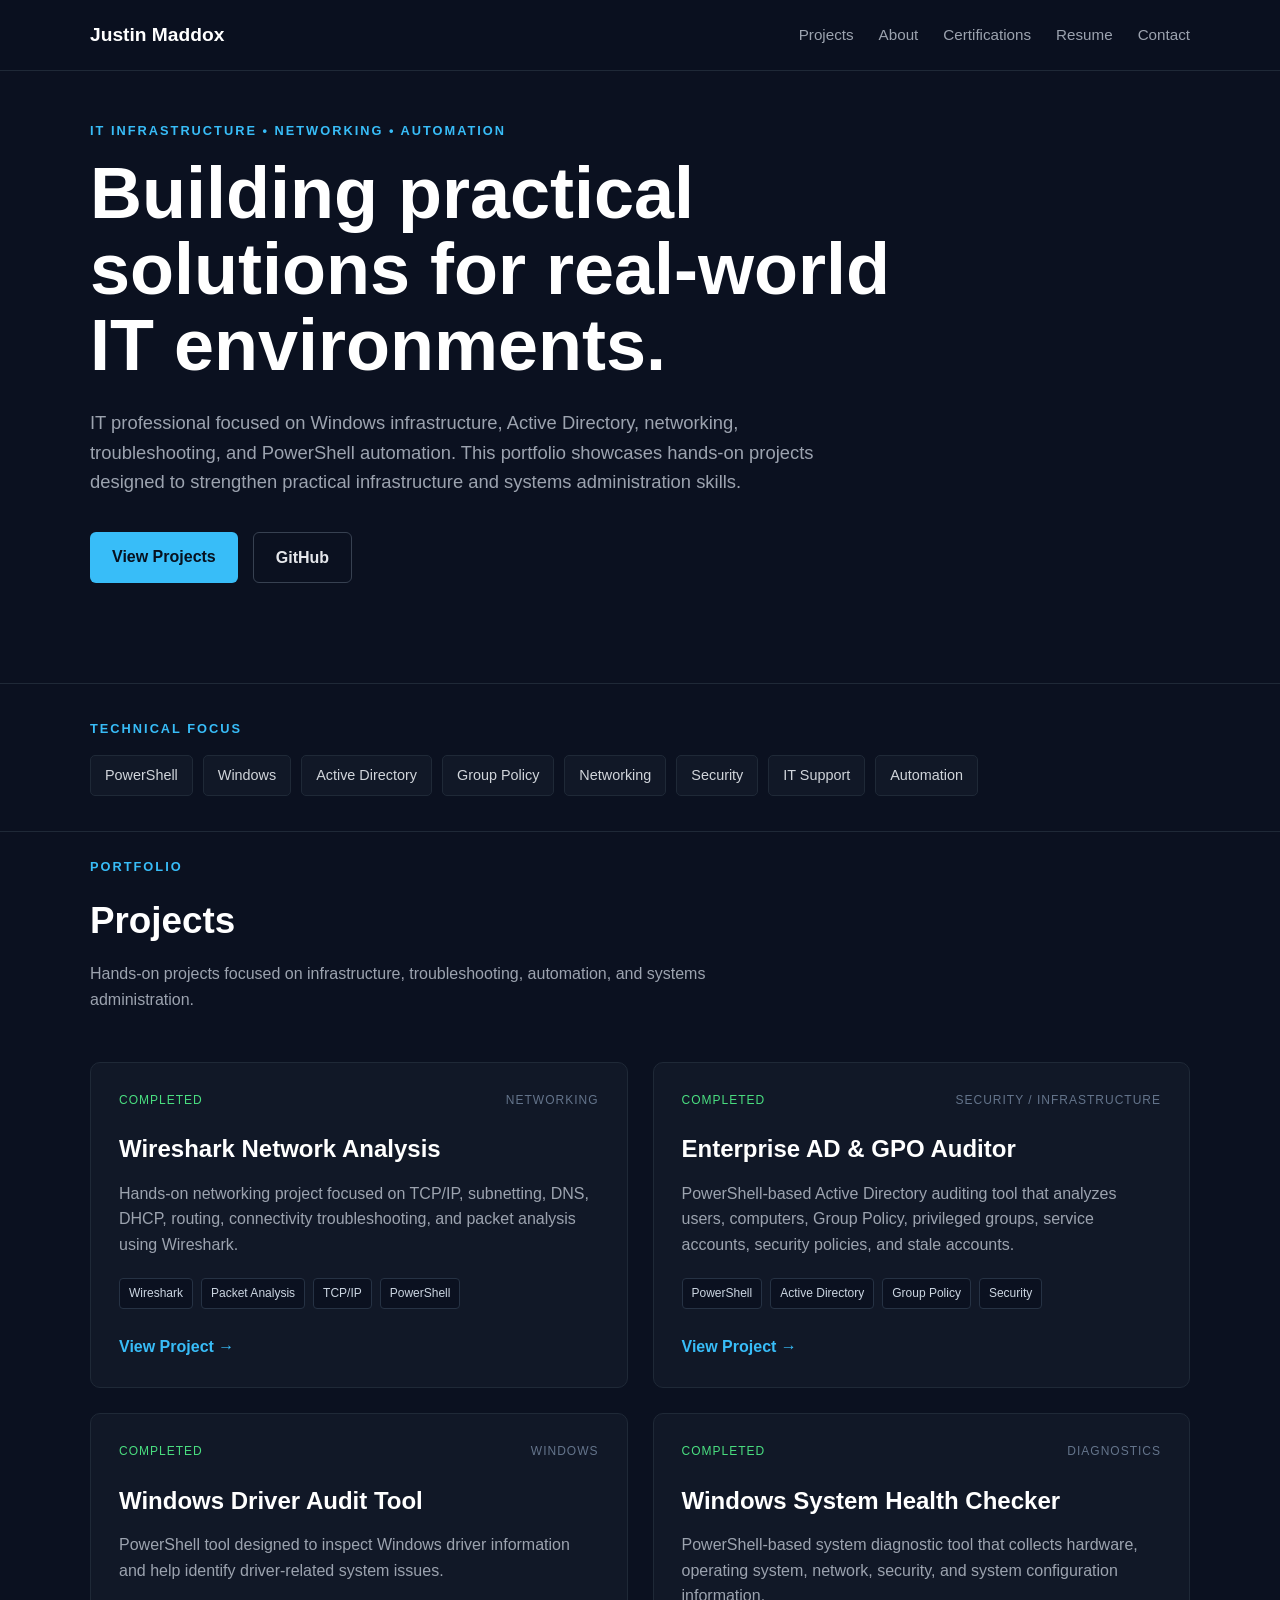
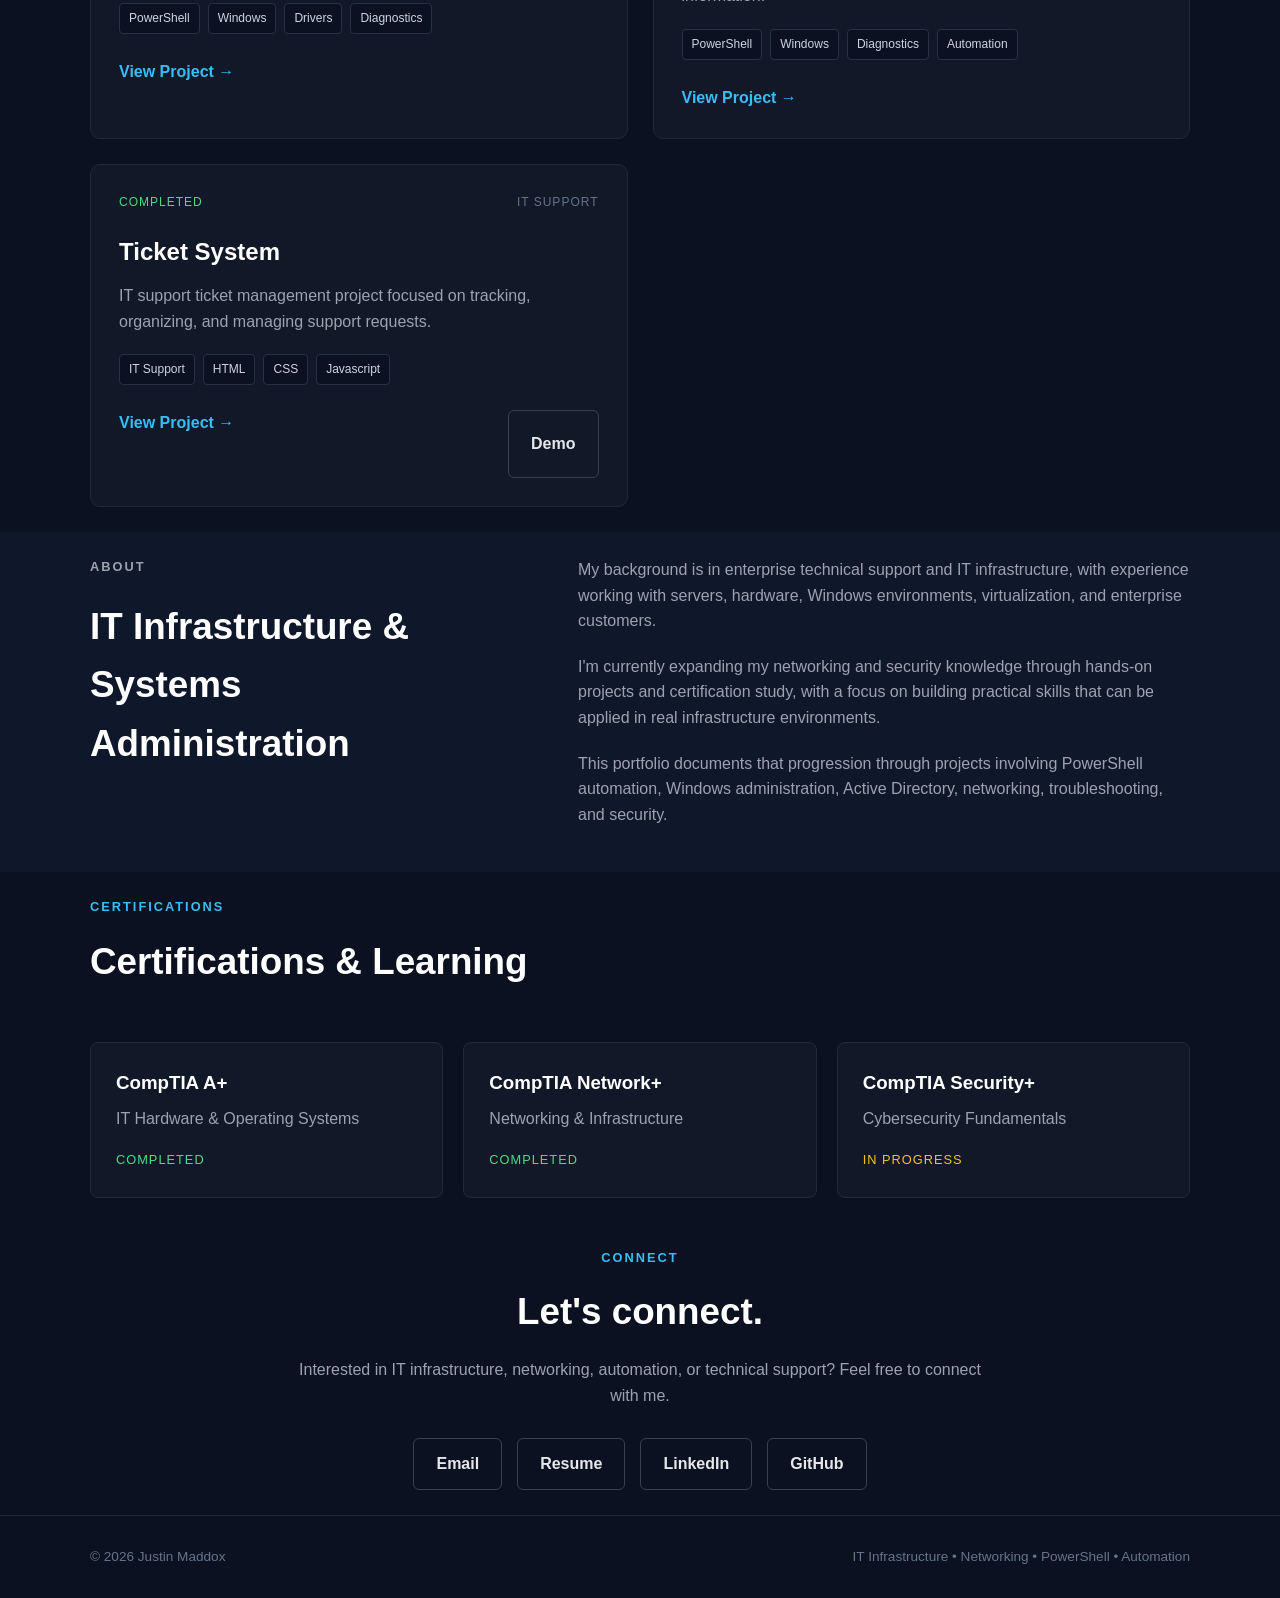
<file: index.html>
<!DOCTYPE html>
<html lang="en">
<head>
    <meta charset="UTF-8">
    <meta name="viewport" content="width=device-width, initial-scale=1.0">
    <meta name="description" content="Justin Maddox - IT Infrastructure, Networking, PowerShell, and Automation Portfolio">
    <title>Justin Maddox | IT Infrastructure & Automation</title>
    <link rel="stylesheet" href="style.css">
</head>

<body>

    <header class="navbar">
        <div class="container nav-container">
            <a href="#" class="logo">Justin Maddox</a>

            <nav>
                <a href="#projects">Projects</a>
                <a href="#about">About</a>
                <a href="#certifications">Certifications</a>
                <a href="resume/Justin-Maddox-Resume.pdf" target="_blank">Resume</a>
                <a href="#contact">Contact</a>
            </nav>
        </div>
    </header>


    <main>

        <!-- Hero Section -->
        <section class="hero">
            <div class="container">

                <p class="eyebrow">IT INFRASTRUCTURE • NETWORKING • AUTOMATION</p>

                <h1>Building practical solutions for real-world IT environments.</h1>

                <p class="hero-description">
                    IT professional focused on Windows infrastructure, Active Directory,
                    networking, troubleshooting, and PowerShell automation.
                    This portfolio showcases hands-on projects designed to strengthen
                    practical infrastructure and systems administration skills.
                </p>

                <div class="hero-buttons">
                    <a href="#projects" class="button primary">View Projects</a>
                    <a href="https://github.com/jus7591" class="button secondary" target="_blank">
                        GitHub
                    </a>
                </div>

            </div>
        </section>


        <!-- Skills -->
        <section class="skills">
            <div class="container">

                <p class="section-label">TECHNICAL FOCUS</p>

                <div class="skill-list">
                    <span>PowerShell</span>
                    <span>Windows</span>
                    <span>Active Directory</span>
                    <span>Group Policy</span>
                    <span>Networking</span>
                    <span>Security</span>
                    <span>IT Support</span>
                    <span>Automation</span>
                </div>

            </div>
        </section>


        <!-- Projects -->
        <section id="projects" class="section">
            <div class="container">

                <div class="section-heading">
                    <p class="section-label">PORTFOLIO</p>
                    <h2>Projects</h2>
                    <p>
                        Hands-on projects focused on infrastructure, troubleshooting,
                        automation, and systems administration.
                    </p>
                </div>


                <div class="project-grid">

                    <!-- Network Project -->
                    <article class="project-card upcoming">

                        <div class="project-header">
                            <span class="project-status completed">Completed</span>
                            <span class="project-type">Networking</span>
                        </div>

                        <h3>Wireshark Network Analysis</h3>

                        <p>
                            Hands-on networking project focused on TCP/IP, subnetting,
                            DNS, DHCP, routing, connectivity troubleshooting, and
                            packet analysis using Wireshark.
                        </p>

                        <div class="tags">
                            <span>Wireshark</span>
                            <span>Packet Analysis</span>
                            <span>TCP/IP</span>
                            <span>PowerShell</span>
                        </div>

                        <a
                            href="https://github.com/jus7591/Wireshark-Network-Analysis"
                            target="_blank"
                            class="project-link">
                            View Project →
                        </a>

                    </article>

                    <!-- AD & GPO Auditor -->
                    <article class="project-card">
                       
                        <div class="project-header">
                            <span class="project-status completed">Completed</span>
                            <span class="project-type">Security / Infrastructure</span>
                        </div>

                        <h3>Enterprise AD & GPO Auditor</h3>

                        <p>
                            PowerShell-based Active Directory auditing tool that analyzes
                            users, computers, Group Policy, privileged groups, service
                            accounts, security policies, and stale accounts.
                        </p>

                        <div class="tags">
                            <span>PowerShell</span>
                            <span>Active Directory</span>
                            <span>Group Policy</span>
                            <span>Security</span>
                        </div>

                        <a
                            href="project-ad-gpo-auditor.html"
                            class="project-link">
                            View Project →
                        </a>

                    </article>


                    <!-- Driver Audit -->
                    <article class="project-card">

                        <div class="project-header">
                            <span class="project-status completed">Completed</span>
                            <span class="project-type">Windows</span>
                        </div>

                        <h3>Windows Driver Audit Tool</h3>

                        <p>
                            PowerShell tool designed to inspect Windows driver information
                            and help identify driver-related system issues.
                        </p>

                        <div class="tags">
                            <span>PowerShell</span>
                            <span>Windows</span>
                            <span>Drivers</span>
                            <span>Diagnostics</span>
                        </div>

                        <a
                            href="https://github.com/jus7591/Windows-Driver-Audit-Tool"
                            target="_blank"
                            class="project-link">
                            View Project →
                        </a>

                    </article>


                    <!-- System Health -->
                    <article class="project-card">

                        <div class="project-header">
                            <span class="project-status completed">Completed</span>
                            <span class="project-type">Diagnostics</span>
                        </div>

                        <h3>Windows System Health Checker</h3>

                        <p>
                            PowerShell-based system diagnostic tool that collects hardware,
                            operating system, network, security, and system configuration
                            information.
                        </p>

                        <div class="tags">
                            <span>PowerShell</span>
                            <span>Windows</span>
                            <span>Diagnostics</span>
                            <span>Automation</span>
                        </div>

                        <a
                            href="https://github.com/jus7591/Windows-System-Health-Checker"
                            target="_blank"
                            class="project-link">
                            View Project →
                        </a>

                    </article>


                    <!-- Ticket System -->
                    <article class="project-card">

                        <div class="project-header">
                            <span class="project-status completed">Completed</span>
                            <span class="project-type">IT Support</span>
                        </div>

                        <h3>Ticket System</h3>

                        <p>
                            IT support ticket management project focused on tracking,
                            organizing, and managing support requests.
                        </p>

                        <div class="tags">
                            <span>IT Support</span>
                            <span>HTML</span>
                            <span>CSS</span>
                            <span>Javascript</span>
                        </div>

                        <a
                            href="https://github.com/jus7591/ticket-system"
                            target="_blank"
                            class="project-link">
                            View Project →
                        </a>
                        <a
                            href="https://ticket-system-justin.netlify.app/"
                            target="_blank"
                            class="button demo secondary">
                            Demo

                        </a>

                    </article>

                </div>

            </div>
        </section>


        <!-- About -->
        <section id="about" class="section alternate">
            <div class="container about-grid">

                <div>
                    <p class="section-label">ABOUT</p>
                    <h2>IT Infrastructure & Systems Administration</h2>
                </div>

                <div>
                    <p>
                        My background is in enterprise technical support and IT
                        infrastructure, with experience working with servers,
                        hardware, Windows environments, virtualization, and
                        enterprise customers.
                    </p>

                    <p>
                        I'm currently expanding my networking and security knowledge
                        through hands-on projects and certification study, with a focus
                        on building practical skills that can be applied in real
                        infrastructure environments.
                    </p>

                    <p>
                        This portfolio documents that progression through projects
                        involving PowerShell automation, Windows administration,
                        Active Directory, networking, troubleshooting, and security.
                    </p>
                </div>

            </div>
        </section>


        <!-- Certifications -->
        <section id="certifications" class="section">
            <div class="container">

                <div class="section-heading">
                    <p class="section-label">CERTIFICATIONS</p>
                    <h2>Certifications & Learning</h2>
                </div>

                <div class="cert-grid">

                    <div class="cert-card">
                        <h3>CompTIA A+</h3>
                        <p>IT Hardware & Operating Systems</p>
                        <span class="cert-status">Completed</span>
                    </div>

                    <div class="cert-card">
                        <h3>CompTIA Network+</h3>
                        <p>Networking & Infrastructure</p>
                        <span class="cert-status">Completed</span>
                    </div>

                    <div class="cert-card">
                        <h3>CompTIA Security+</h3>
                        <p>Cybersecurity Fundamentals</p>
                        <span class="cert-status in-progress">In Progress</span>
                    </div>

                </div>

            </div>
        </section>


        <!-- Contact -->
        <section id="contact" class="section contact-section">
            <div class="container">

                <p class="section-label">CONNECT</p>

                <h2>Let's connect.</h2>

                <p>
                    Interested in IT infrastructure, networking, automation,
                    or technical support? Feel free to connect with me.
                </p>

                <div class="contact-links">

                    <a 
                        href="mailto:jmaddox7591@gmail.com" 
                        target="_blank"
                        class="button secondary"> 
                        Email 
                    </a>
                    
                    <a
                        href="resume/Justin-Maddox-Resume.pdf"
                        target="_blank"
                        class="button secondary">
                        Resume
                    </a>

                    <a
                        href="https://www.linkedin.com/in/justin-maddox/"
                        target="_blank"
                        class="button secondary">
                        LinkedIn
                    </a>

                    <a
                        href="https://github.com/jus7591"
                        target="_blank"
                        class="button secondary">
                        GitHub
                    </a>

                </div>

            </div>
        </section>

    </main>


    <footer>
        <div class="container">

            <p>
                © 2026 Justin Maddox
            </p>

            <p>
                IT Infrastructure • Networking • PowerShell • Automation
            </p>

        </div>
    </footer>

</body>
</html>
</file>
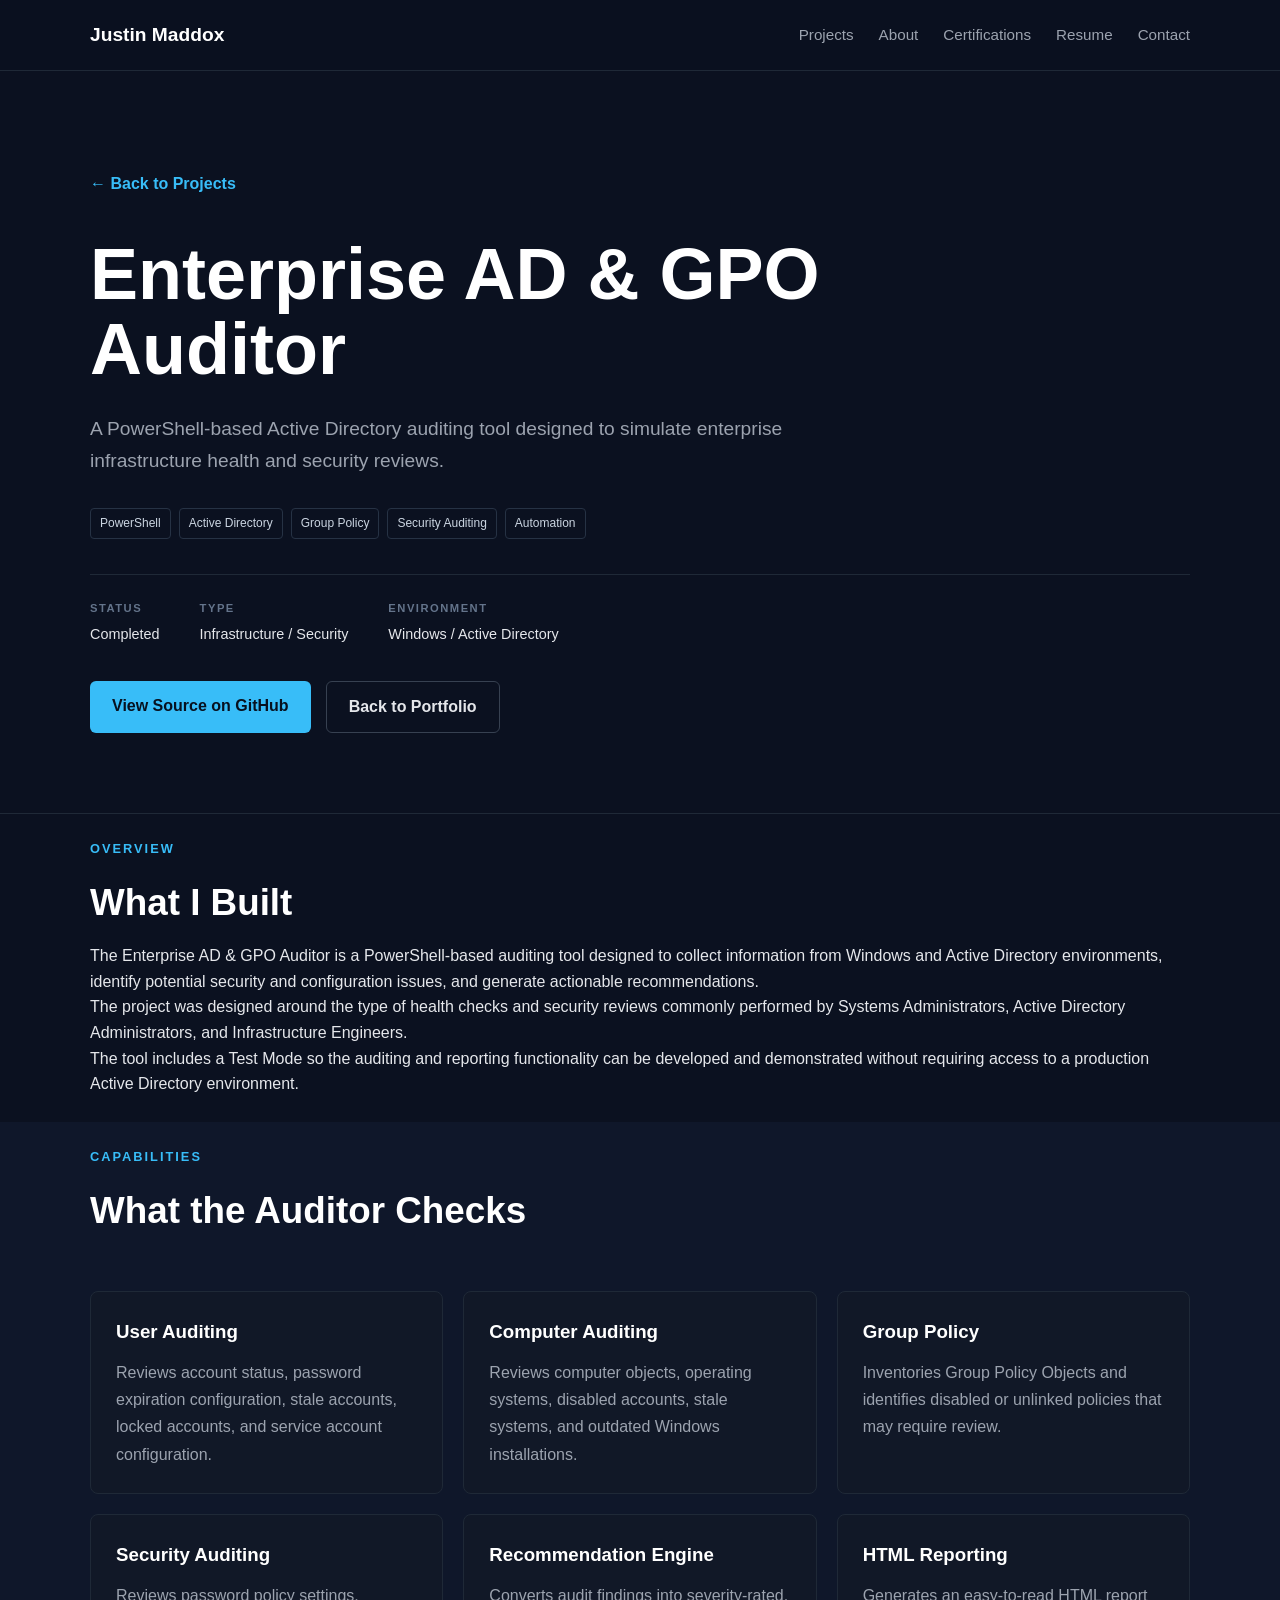
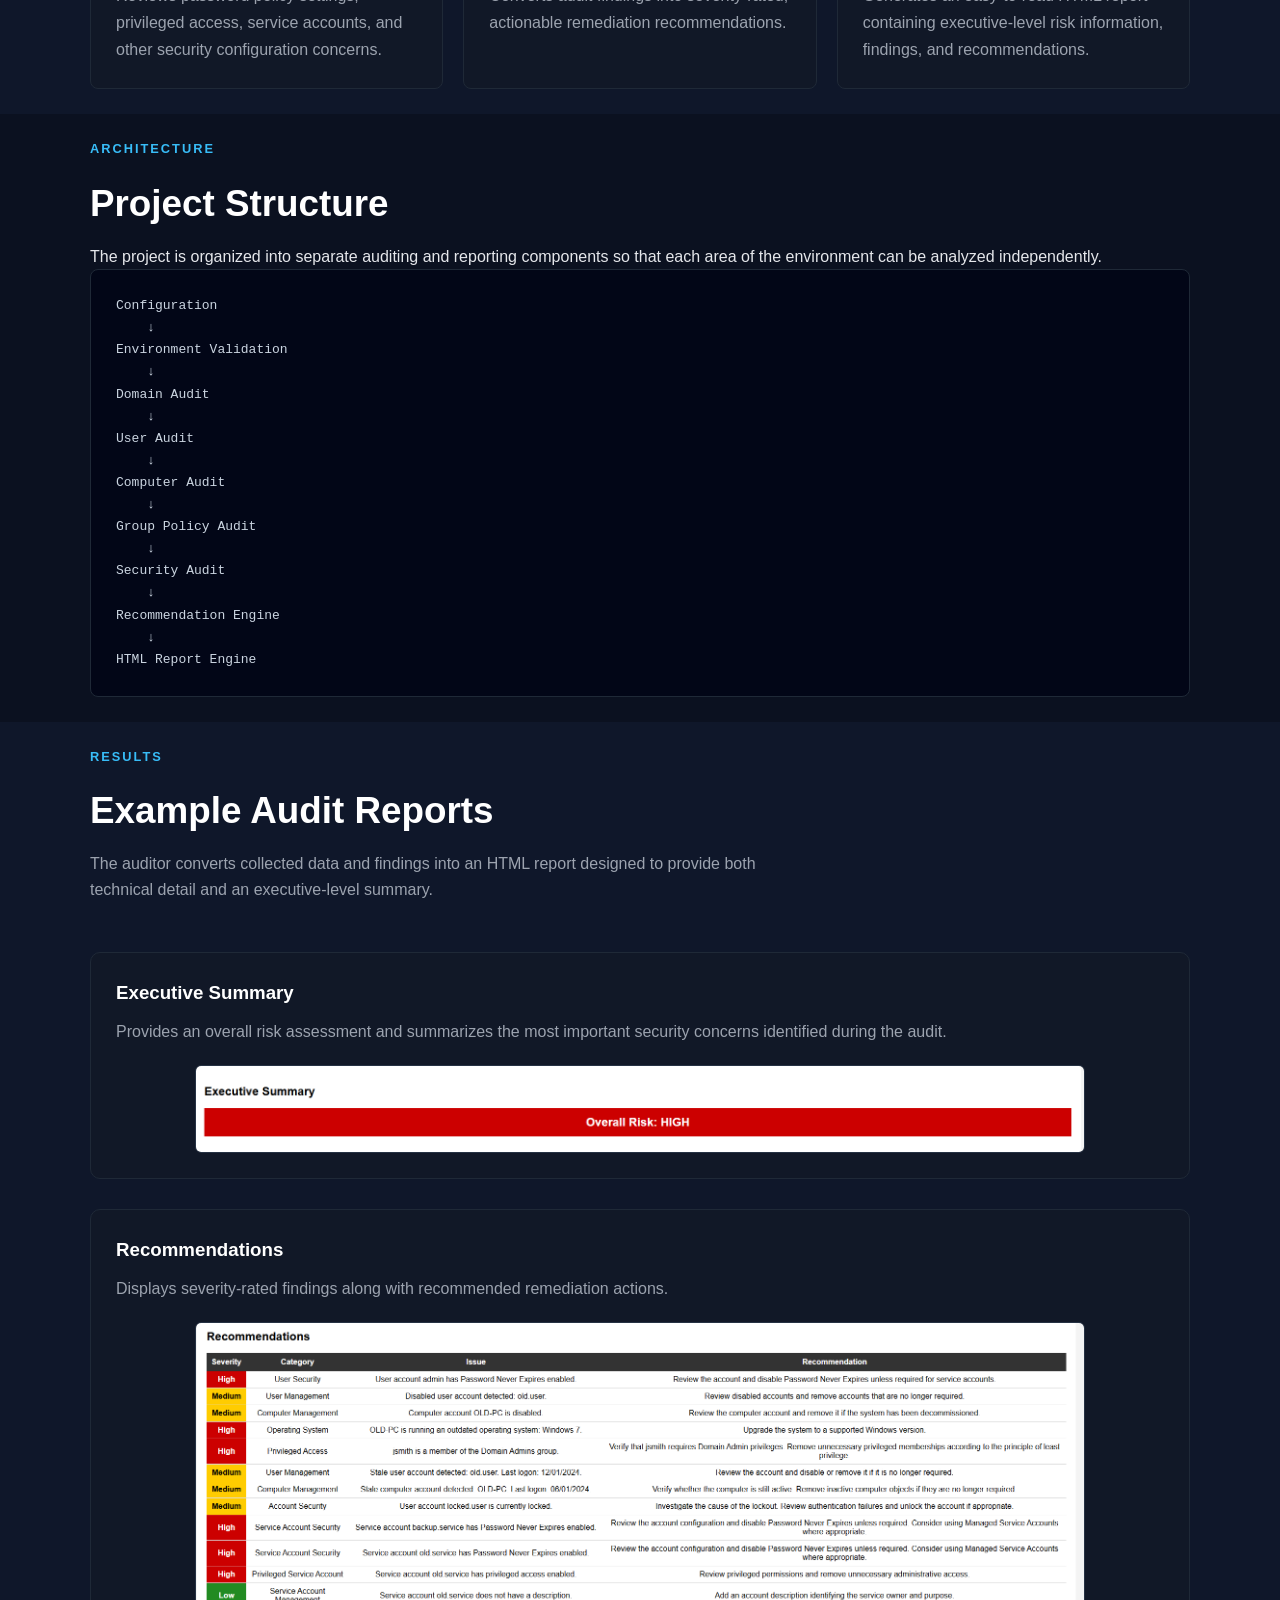
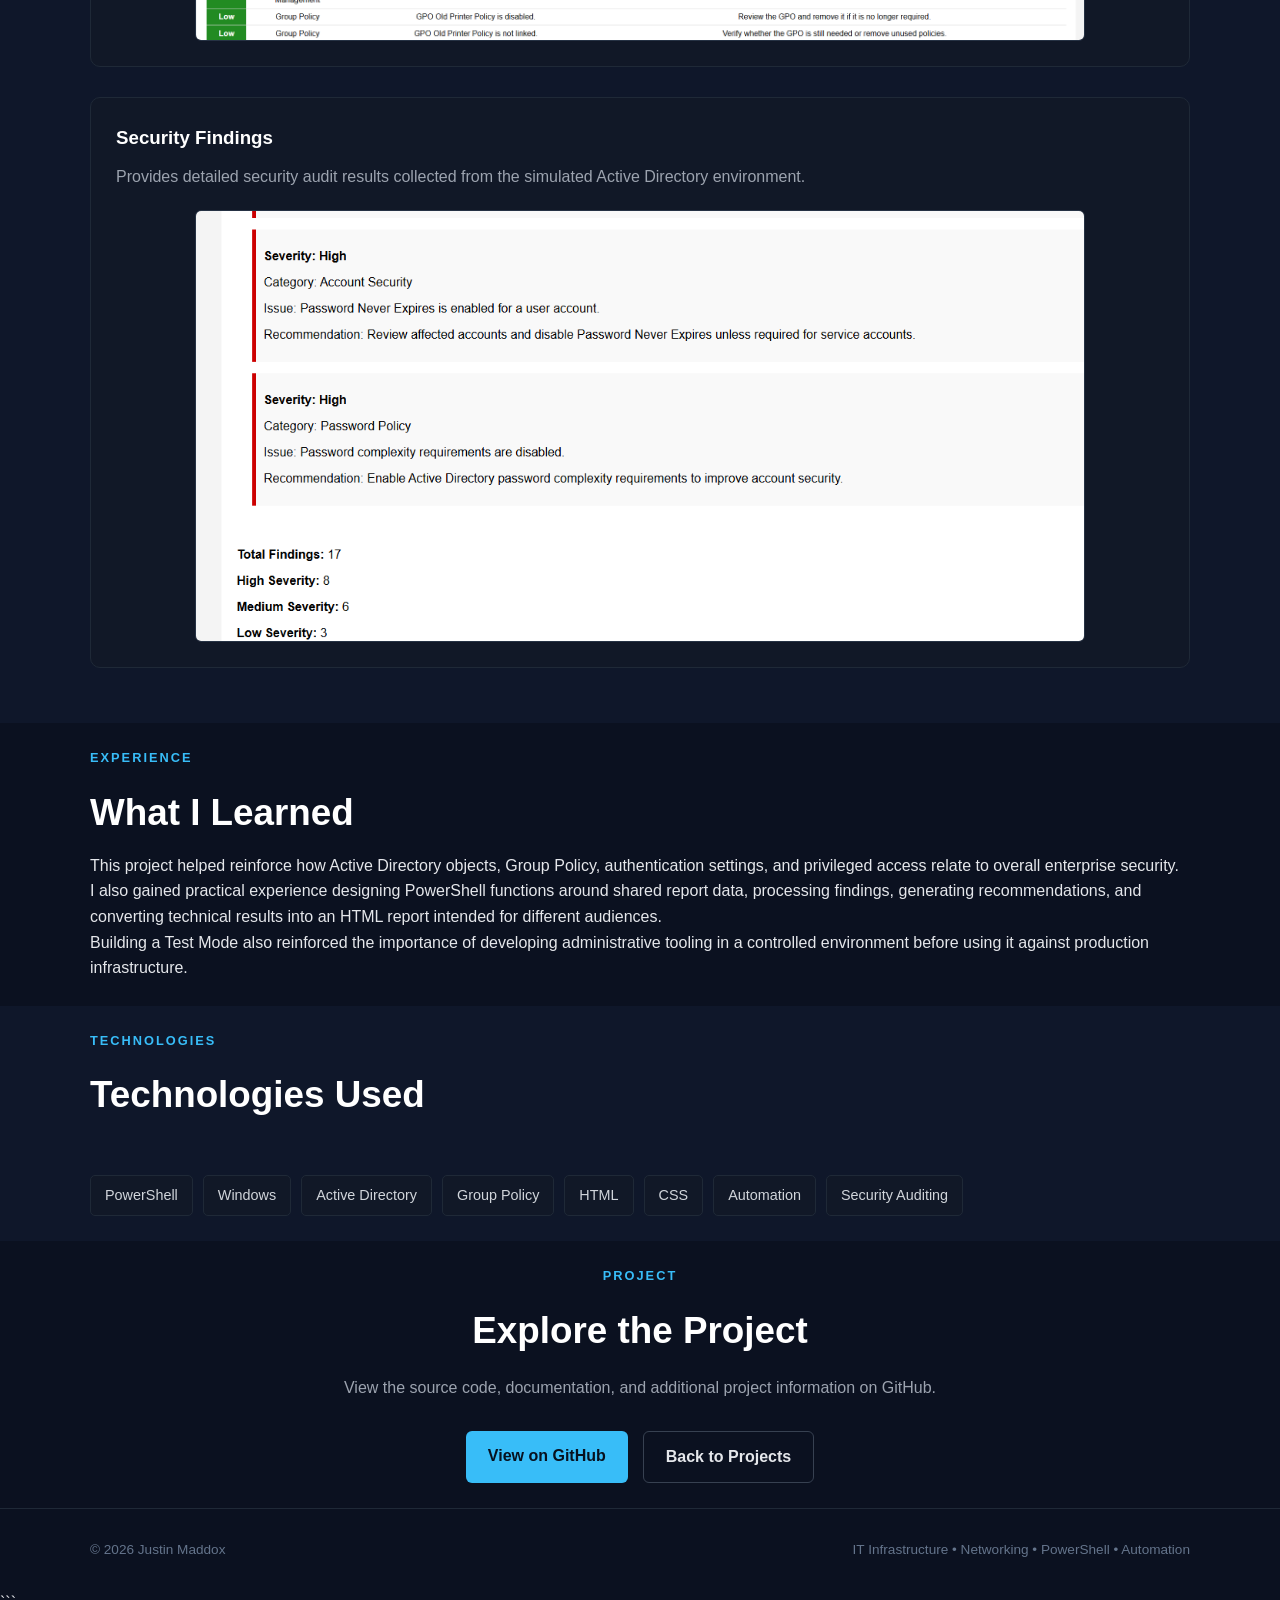
<file: project-ad-gpo-auditor.html>
<!DOCTYPE html>
<html lang="en">

<head>

    <meta charset="UTF-8">

    <meta name="viewport" content="width=device-width, initial-scale=1.0">

    <meta
        name="description"
        content="Enterprise Active Directory and Group Policy Auditor - PowerShell project by Justin Maddox">

    <title>Enterprise AD & GPO Auditor | Justin Maddox</title>

    <link rel="stylesheet" href="style.css">

</head>


<body class="project-page">

    <!-- Navigation -->

    <header class="navbar">

        <div class="container nav-container">

            <a href="index.html" class="logo">
                Justin Maddox
            </a>

            <nav>

                <a href="index.html#projects">
                    Projects
                </a>

                <a href="index.html#about">
                    About
                </a>

                <a href="index.html#certifications">
                    Certifications
                </a>

                <a href="resume/Justin-Maddox-Resume.pdf" target="_blank">
                    Resume
                </a>

                <a href="index.html#contact">
                    Contact
                </a>

            </nav>

        </div>

    </header>


    <main>

        <!-- Project Hero -->

        <section class="project-hero">

            <div class="container">

                <a href="index.html#projects" class="back-link">
                    ← Back to Projects
                </a>

                <h1>
                    Enterprise AD & GPO Auditor
                </h1>

                <p class="project-hero-description">

                    A PowerShell-based Active Directory auditing tool designed
                    to simulate enterprise infrastructure health and security
                    reviews.

                </p>


                <div class="tags">

                    <span>PowerShell</span>
                    <span>Active Directory</span>
                    <span>Group Policy</span>
                    <span>Security Auditing</span>
                    <span>Automation</span>

                </div>

                <div class="project-meta">

                    <div>
                        <span class="meta-label">STATUS</span>
                        <strong>Completed</strong>
                    </div>

                    <div>
                        <span class="meta-label">TYPE</span>
                        <strong>Infrastructure / Security</strong>
                    </div>

                    <div>
                        <span class="meta-label">ENVIRONMENT</span>
                        <strong>Windows / Active Directory</strong>
                    </div>

                </div>

                <div class="project-hero-actions">

                    <a
                        href="https://github.com/jus7591/Enterprise-AD-GPO-Auditor"
                        target="_blank"
                        class="button primary">

                        View Source on GitHub

                    </a>

                    <a
                        href="index.html#projects"
                        class="button secondary">

                        Back to Portfolio

                    </a>

                </div>

            </div>

        </section>


        <!-- Project Overview -->

        <section class="section">

            <div class="container project-content">

                <div>

                    <p class="section-label">
                        OVERVIEW
                    </p>

                    <h2>
                        What I Built
                    </h2>

                </div>


                <div>

                    <p>

                        The Enterprise AD & GPO Auditor is a PowerShell-based
                        auditing tool designed to collect information from
                        Windows and Active Directory environments, identify
                        potential security and configuration issues, and
                        generate actionable recommendations.

                    </p>

                    <p>

                        The project was designed around the type of health
                        checks and security reviews commonly performed by
                        Systems Administrators, Active Directory
                        Administrators, and Infrastructure Engineers.

                    </p>

                    <p>

                        The tool includes a Test Mode so the auditing and
                        reporting functionality can be developed and
                        demonstrated without requiring access to a production
                        Active Directory environment.

                    </p>

                </div>

            </div>

        </section>


        <!-- Capabilities -->

        <section class="section alternate">

            <div class="container">

                <div class="section-heading">

                    <p class="section-label">
                        CAPABILITIES
                    </p>

                    <h2>
                        What the Auditor Checks
                    </h2>

                </div>


                <div class="capability-grid">

                    <div class="capability-card">

                        <h3>
                            User Auditing
                        </h3>

                        <p>

                            Reviews account status, password expiration
                            configuration, stale accounts, locked accounts,
                            and service account configuration.

                        </p>

                    </div>


                    <div class="capability-card">

                        <h3>
                            Computer Auditing
                        </h3>

                        <p>

                            Reviews computer objects, operating systems,
                            disabled accounts, stale systems, and outdated
                            Windows installations.

                        </p>

                    </div>


                    <div class="capability-card">

                        <h3>
                            Group Policy
                        </h3>

                        <p>

                            Inventories Group Policy Objects and identifies
                            disabled or unlinked policies that may require
                            review.

                        </p>

                    </div>


                    <div class="capability-card">

                        <h3>
                            Security Auditing
                        </h3>

                        <p>

                            Reviews password policy settings, privileged
                            access, service accounts, and other security
                            configuration concerns.

                        </p>

                    </div>


                    <div class="capability-card">

                        <h3>
                            Recommendation Engine
                        </h3>

                        <p>

                            Converts audit findings into severity-rated,
                            actionable remediation recommendations.

                        </p>

                    </div>


                    <div class="capability-card">

                        <h3>
                            HTML Reporting
                        </h3>

                        <p>

                            Generates an easy-to-read HTML report containing
                            executive-level risk information, findings, and
                            recommendations.

                        </p>

                    </div>

                </div>

            </div>

        </section>


        <!-- Architecture -->

        <section class="section">

            <div class="container project-content">

                <div>

                    <p class="section-label">
                        ARCHITECTURE
                    </p>

                    <h2>
                        Project Structure
                    </h2>

                </div>


                <div>

                    <p>

                        The project is organized into separate auditing and
                        reporting components so that each area of the
                        environment can be analyzed independently.

                    </p>


                    <pre class="code-block"><code>Configuration
    ↓
Environment Validation
    ↓
Domain Audit
    ↓
User Audit
    ↓
Computer Audit
    ↓
Group Policy Audit
    ↓
Security Audit
    ↓
Recommendation Engine
    ↓
HTML Report Engine</code></pre>

                </div>

            </div>

        </section>


        <!-- Screenshots -->

        <section class="section alternate">

            <div class="container">

                <div class="section-heading">

                    <p class="section-label">
                        RESULTS
                    </p>

                    <h2>
                        Example Audit Reports
                    </h2>

                    <p>

                        The auditor converts collected data and findings into
                        an HTML report designed to provide both technical
                        detail and an executive-level summary.

                    </p>

                </div>


                <!-- Executive Summary -->

                <div class="project-screenshot">

                    <h3>
                        Executive Summary
                    </h3>

                    <p>

                        Provides an overall risk assessment and summarizes
                        the most important security concerns identified during
                        the audit.

                    </p>

                    <img
                        src="images/ad-gpo-auditor/executive-summary.png"
                        alt="Enterprise AD and GPO Auditor executive summary">

                </div>


                <!-- Recommendations -->

                <div class="project-screenshot">

                    <h3>
                        Recommendations
                    </h3>

                    <p>

                        Displays severity-rated findings along with
                        recommended remediation actions.

                    </p>

                    <img
                        src="images/ad-gpo-auditor/recommendations.png"
                        alt="Enterprise AD and GPO Auditor recommendations">

                </div>


                <!-- Security Findings -->

                <div class="project-screenshot">

                    <h3>
                        Security Findings
                    </h3>

                    <p>

                        Provides detailed security audit results collected
                        from the simulated Active Directory environment.

                    </p>

                    <img
                        src="images/ad-gpo-auditor/security-findings.png"
                        alt="Enterprise AD and GPO Auditor security findings">

                </div>

            </div>

        </section>


        <!-- What I Learned -->

        <section class="section">

            <div class="container project-content">

                <div>

                    <p class="section-label">
                        EXPERIENCE
                    </p>

                    <h2>
                        What I Learned
                    </h2>

                </div>


                <div>

                    <p>

                        This project helped reinforce how Active Directory
                        objects, Group Policy, authentication settings, and
                        privileged access relate to overall enterprise
                        security.

                    </p>

                    <p>

                        I also gained practical experience designing PowerShell
                        functions around shared report data, processing
                        findings, generating recommendations, and converting
                        technical results into an HTML report intended for
                        different audiences.

                    </p>

                    <p>

                        Building a Test Mode also reinforced the importance of
                        developing administrative tooling in a controlled
                        environment before using it against production
                        infrastructure.

                    </p>

                </div>

            </div>

        </section>


        <!-- Technologies -->

        <section class="section alternate">

            <div class="container">

                <div class="section-heading">

                    <p class="section-label">
                        TECHNOLOGIES
                    </p>

                    <h2>
                        Technologies Used
                    </h2>

                </div>


                <div class="skill-list">

                    <span>PowerShell</span>
                    <span>Windows</span>
                    <span>Active Directory</span>
                    <span>Group Policy</span>
                    <span>HTML</span>
                    <span>CSS</span>
                    <span>Automation</span>
                    <span>Security Auditing</span>

                </div>

            </div>

        </section>


        <!-- Project Links -->

        <section class="section contact-section">

            <div class="container">

                <p class="section-label">
                    PROJECT
                </p>

                <h2>
                    Explore the Project
                </h2>

                <p>

                    View the source code, documentation, and additional
                    project information on GitHub.

                </p>


                <div class="contact-links">

                    <a
                        href="https://github.com/jus7591/Enterprise-AD-GPO-Auditor"
                        target="_blank"
                        class="button primary">

                        View on GitHub

                    </a>


                    <a
                        href="index.html#projects"
                        class="button secondary">

                        Back to Projects

                    </a>

                </div>

            </div>

        </section>

    </main>


    <footer>

        <div class="container">

            <p>
                © 2026 Justin Maddox
            </p>

            <p>
                IT Infrastructure • Networking • PowerShell • Automation
            </p>

        </div>

    </footer>

</body>

</html>
```
</file>
<file: style.css>
/* =========================================================
   Base
========================================================= */

* {
    margin: 0;
    padding: 0;
    box-sizing: border-box;
}

html {
    scroll-behavior: smooth;
}

body {
    font-family: Arial, Helvetica, sans-serif;
    background: #0b1120;
    color: #e5e7eb;
    line-height: 1.6;
}

a {
    color: inherit;
    text-decoration: none;
}

.container {
    width: min(1100px, 90%);
    margin: 0 auto;
}


/* =========================================================
   Navigation
========================================================= */

.navbar {
    position: sticky;
    top: 0;
    z-index: 1000;
    background: rgba(11, 17, 32, 0.95);
    border-bottom: 1px solid #1f2937;
    backdrop-filter: blur(10px);
}

.nav-container {
    display: flex;
    justify-content: space-between;
    align-items: center;
    min-height: 70px;
}

.logo {
    font-size: 1.2rem;
    font-weight: 700;
    color: #ffffff;
}

nav {
    display: flex;
    gap: 25px;
}

nav a {
    color: #9ca3af;
    font-size: 0.95rem;
    transition: color 0.2s ease;
}

nav a:hover {
    color: #38bdf8;
}


/* =========================================================
   Hero
========================================================= */

.hero {
    padding: 50px 0 100px;
    border-bottom: 1px solid #1f2937;
}

.eyebrow,
.section-label {
    color: #38bdf8;
    font-size: 0.8rem;
    font-weight: 700;
    letter-spacing: 2px;
    margin-bottom: 15px;
}

.hero h1 {
    max-width: 850px;
    font-size: clamp(2.5rem, 6vw, 4.5rem);
    line-height: 1.05;
    color: #ffffff;
    margin-bottom: 25px;
}

.hero-description {
    max-width: 750px;
    color: #9ca3af;
    font-size: 1.15rem;
    margin-bottom: 35px;
}

.hero-buttons {
    display: flex;
    gap: 15px;
    flex-wrap: wrap;
}


/* =========================================================
   Buttons
========================================================= */

.button {
    display: inline-block;
    padding: 12px 22px;
    border-radius: 6px;
    font-weight: 600;
    transition: all 0.2s ease;
}

.button.demo {
    padding: 20px 22px;
    border-radius: 6px;
    font-weight: 600;
    transition: all 0.2s ease;
    border: 1px solid #374151;
    color: #e5e7eb;
    float: right;
}

.button.primary {
    background: #38bdf8;
    color: #07111f;
}

.button.primary:hover {
    background: #7dd3fc;
    transform: translateY(-2px);
}

.button.secondary {
    border: 1px solid #374151;
    color: #e5e7eb;
}

.button.secondary:hover {
    border-color: #38bdf8;
    color: #38bdf8;
}


/* =========================================================
   Skills
========================================================= */

.skills {
    padding: 35px 0;
    border-bottom: 1px solid #1f2937;
}

.skill-list {
    display: flex;
    flex-wrap: wrap;
    gap: 10px;
}

.skill-list span {
    padding: 8px 14px;
    background: #111827;
    border: 1px solid #1f2937;
    border-radius: 5px;
    color: #d1d5db;
    font-size: 0.9rem;
}


/* =========================================================
   Sections
========================================================= */

.section {
    padding: 25px 0;
}

.section.alternate {
    background: #0f172a;
}

.section-heading {
    max-width: 700px;
    margin-bottom: 50px;
}

.section h2 {
    color: #ffffff;
    font-size: 2.3rem;
    margin-bottom: 10px;
}

.section-heading p:last-child {
    color: #9ca3af;
}


/* =========================================================
   Projects
========================================================= */

.project-grid {
    display: grid;
    grid-template-columns: repeat(2, 1fr);
    gap: 25px;
}

.project-image {
    width: 100%;
    max-height: 450px;
    object-fit: cover;
    object-position: top;
    border-radius: 6px;
    margin-bottom: 25px;
    border: 1px solid #263244;
}

.project-card {
    background: #111827;
    border: 1px solid #1f2937;
    border-radius: 10px;
    padding: 28px;
    transition: transform 0.2s ease, border-color 0.2s ease;
}

.project-card:hover {
    transform: translateY(-4px);
    border-color: #38bdf8;
}

.project-card.featured {
    grid-column: span 2;
    border-color: #334155;
}

.project-header {
    display: flex;
    justify-content: space-between;
    gap: 10px;
    margin-bottom: 20px;
    flex-wrap: wrap;
}

.project-screenshot img {
    display: block;
    width: 85%;
    max-width: 1000px;
    max-height: 600px;
    object-fit: contain;
    object-position: top;
    margin: 20px auto 0;
    background: #020617;
    border: 1px solid #263244;
    border-radius: 6px;
}

.project-status,
.project-type {
    font-size: 0.75rem;
    text-transform: uppercase;
    letter-spacing: 1px;
}

.project-status.completed {
    color: #4ade80;
}

.project-status.planned {
    color: #fbbf24;
}

.project-type {
    color: #64748b;
}

.project-card h3 {
    color: #ffffff;
    font-size: 1.5rem;
    margin-bottom: 12px;
}

.project-card p {
    color: #9ca3af;
    margin-bottom: 20px;
}

.tags {
    display: flex;
    flex-wrap: wrap;
    gap: 8px;
    margin-bottom: 25px;
}

.tags span {
    background: #0b1120;
    border: 1px solid #263244;
    border-radius: 4px;
    padding: 5px 9px;
    font-size: 0.75rem;
    color: #cbd5e1;
}

.project-link {
    color: #38bdf8;
    font-weight: 600;
}

.project-link:hover {
    color: #7dd3fc;
}

.project-link.disabled {
    color: #64748b;
    cursor: default;
}


/* =========================================================
   About
========================================================= */

.about-grid {
    display: grid;
    grid-template-columns: 1fr 1.5fr;
    gap: 80px;
}

.about-grid p {
    color: #9ca3af;
    margin-bottom: 20px;
}


/* =========================================================
   Certifications
========================================================= */

.cert-grid {
    display: grid;
    grid-template-columns: repeat(3, 1fr);
    gap: 20px;
}

.cert-card {
    background: #111827;
    border: 1px solid #1f2937;
    border-radius: 8px;
    padding: 25px;
}

.cert-card h3 {
    color: #ffffff;
    margin-bottom: 8px;
}

.cert-card p {
    color: #9ca3af;
    margin-bottom: 15px;
}

.cert-status {
    color: #4ade80;
    font-size: 0.8rem;
    text-transform: uppercase;
    letter-spacing: 1px;
}

.cert-status.in-progress {
    color: #fbbf24;
}

.cert-status.planned {
    color: #64748b;
}


/* =========================================================
   Contact
========================================================= */

.contact-section {
    text-align: center;
}

.contact-section > .container {
    max-width: 700px;
}

.contact-section h2 {
    margin-bottom: 15px;
}

.contact-section p:not(.section-label) {
    color: #9ca3af;
    margin-bottom: 30px;
}

.contact-links {
    display: flex;
    justify-content: center;
    gap: 15px;
    flex-wrap: wrap;
}


/* =========================================================
   Footer
========================================================= */

footer {
    border-top: 1px solid #1f2937;
    padding: 30px 0;
    color: #64748b;
    font-size: 0.85rem;
}

footer .container {
    display: flex;
    justify-content: space-between;
    gap: 20px;
    flex-wrap: wrap;
}


/* =========================================================
   Mobile
========================================================= */

@media (max-width: 768px) {

    nav {
        display: none;
    }

    .hero {
        padding: 80px 0;
    }

    .project-grid {
        grid-template-columns: 1fr;
    }

    .project-card.featured {
        grid-column: span 1;
    }

    .about-grid {
        grid-template-columns: 1fr;
        gap: 30px;
    }

    .cert-grid {
        grid-template-columns: 1fr;
    }

    .hero h1 {
        font-size: 2.7rem;
    }

    footer .container {
        flex-direction: column;
    }
}

/* =========================================================
   AD & GPO Auditor Project Page
   Scoped to .project-page so it does not affect homepage
========================================================= */

.project-page .project-hero {
    padding: 100px 0 80px;
    background: #0b1120;
    border-bottom: 1px solid #1f2937;
}

.project-page .back-link {
    display: inline-block;
    color: #38bdf8;
    margin-bottom: 40px;
    font-weight: 600;
}

.project-page .back-link:hover {
    color: #7dd3fc;
}

.project-page .project-hero h1 {
    max-width: 900px;
    color: #ffffff;
    font-size: clamp(2.8rem, 6vw, 4.5rem);
    line-height: 1.05;
    margin-bottom: 25px;
}

.project-page .project-hero-description {
    max-width: 800px;
    color: #9ca3af;
    font-size: 1.2rem;
    line-height: 1.7;
    margin-bottom: 30px;
}


/* Project metadata */

.project-page .project-meta {
    display: flex;
    flex-wrap: wrap;
    gap: 40px;
    margin-top: 35px;
    padding-top: 25px;
    border-top: 1px solid #1f2937;
}

.project-page .project-meta > div {
    display: flex;
    flex-direction: column;
    gap: 5px;
}

.project-page .meta-label {
    color: #64748b;
    font-size: 0.7rem;
    font-weight: 700;
    letter-spacing: 1.5px;
}

.project-page .project-meta strong {
    color: #e5e7eb;
    font-size: 0.9rem;
    font-weight: 500;
}


/* Capability cards */

.project-page .capability-grid {
    display: grid;
    grid-template-columns: repeat(3, 1fr);
    gap: 20px;
}

.project-page .capability-card {
    background: #111827;
    border: 1px solid #1f2937;
    border-radius: 8px;
    padding: 25px;
}

.project-page .capability-card h3 {
    color: #ffffff;
    margin-bottom: 12px;
}

.project-page .capability-card p {
    color: #9ca3af;
    line-height: 1.7;
}


/* Architecture */

.project-page .code-block {
    background: #020617;
    border: 1px solid #1f2937;
    border-radius: 8px;
    padding: 25px;
    overflow-x: auto;
    color: #cbd5e1;
    line-height: 1.7;
}


/* Screenshots */

.project-page .project-screenshot {
    background: #111827;
    border: 1px solid #1f2937;
    border-radius: 10px;
    padding: 25px;
    margin-bottom: 30px;
}

.project-page .project-screenshot h3 {
    color: #ffffff;
    margin-bottom: 10px;
}

.project-page .project-screenshot p {
    color: #9ca3af;
    line-height: 1.7;
    margin-bottom: 20px;
}

.project-page .project-screenshot img {
    display: block;
    width: 85%;
    max-width: 1000px;
    max-height: 600px;
    object-fit: contain;
    margin: 0 auto;
    background: #020617;
    border: 1px solid #263244;
    border-radius: 6px;
}


/* Mobile */

@media (max-width: 768px) {

    .project-page .project-hero {
        padding: 70px 0 60px;
    }

    .project-page .project-hero h1 {
        font-size: 2.8rem;
    }

    .project-page .project-meta {
        gap: 20px;
    }

    .project-page .capability-grid {
        grid-template-columns: 1fr;
    }

    .project-page .project-screenshot {
        padding: 20px;
    }

    .project-page .project-screenshot img {
        width: 100%;
    }

}

.project-page .project-hero-actions {
    display: flex;
    flex-wrap: wrap;
    gap: 15px;
    margin-top: 35px;
}
</file>
